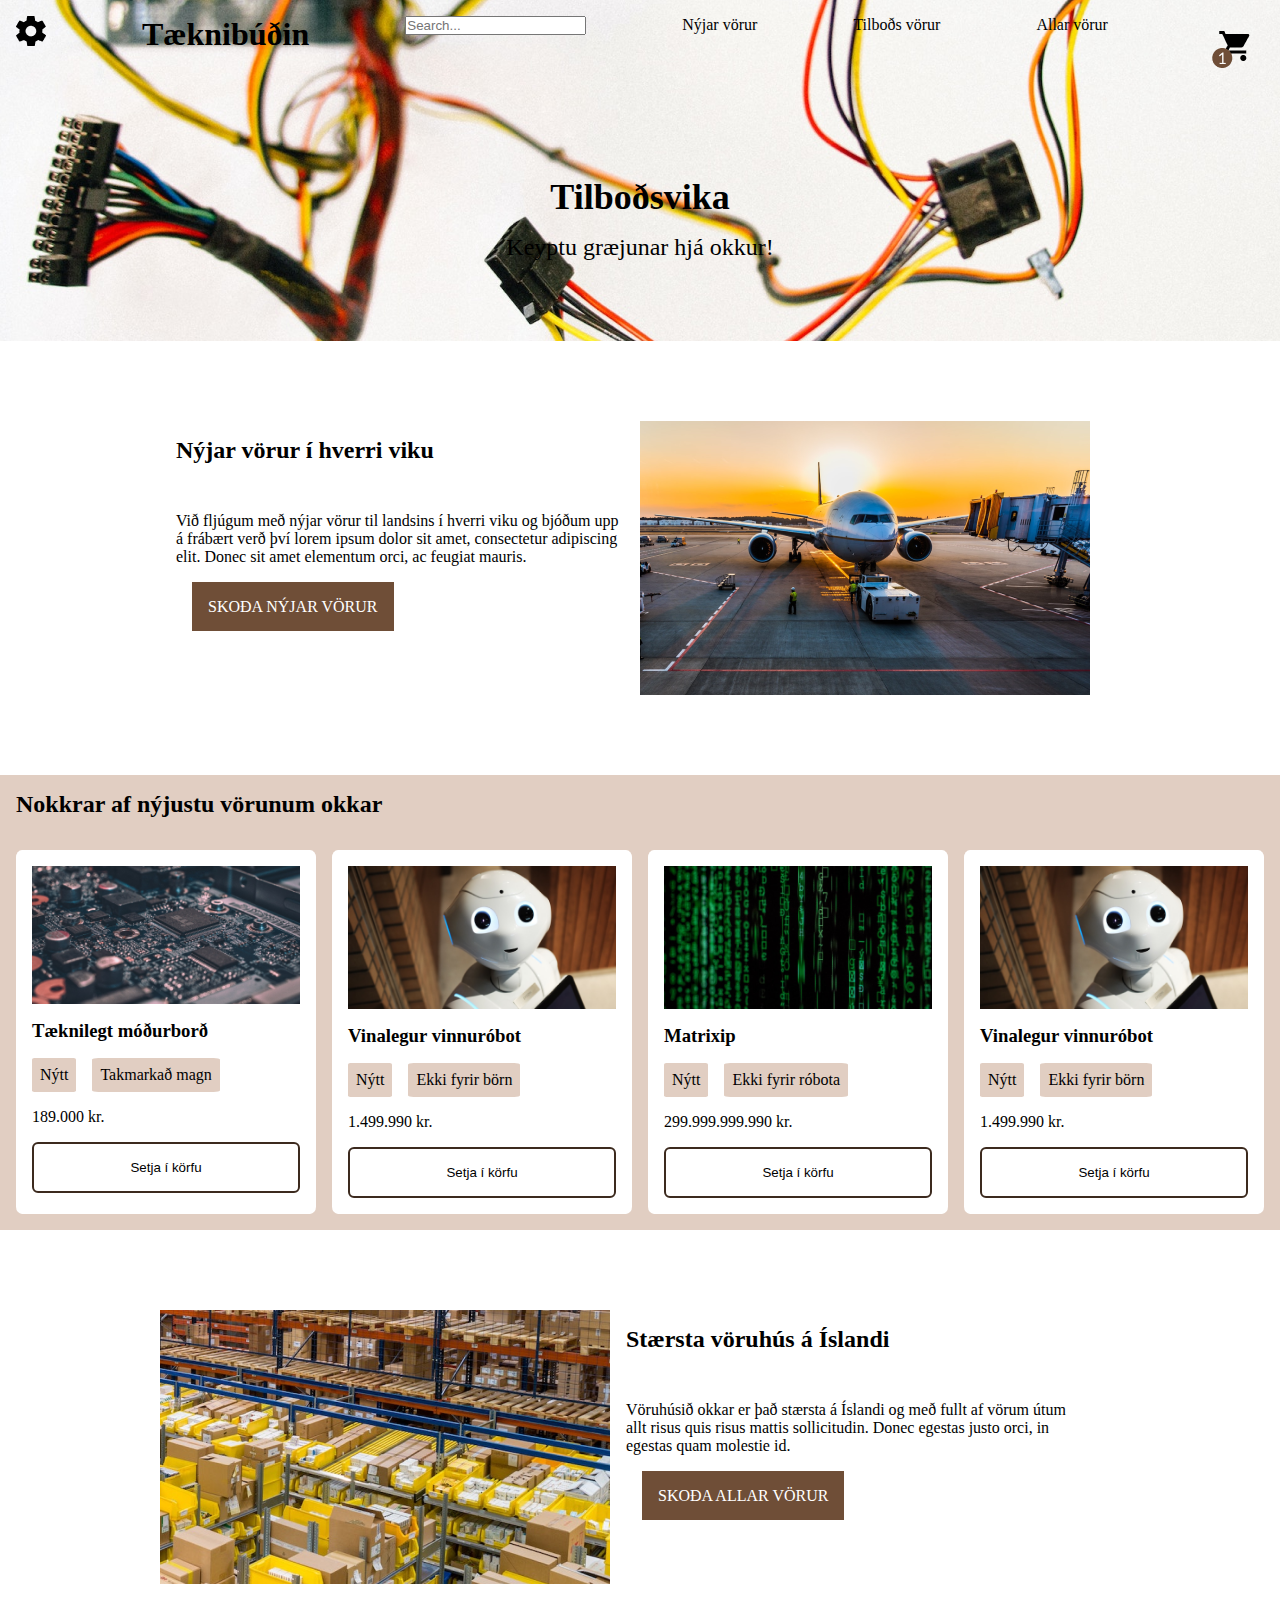
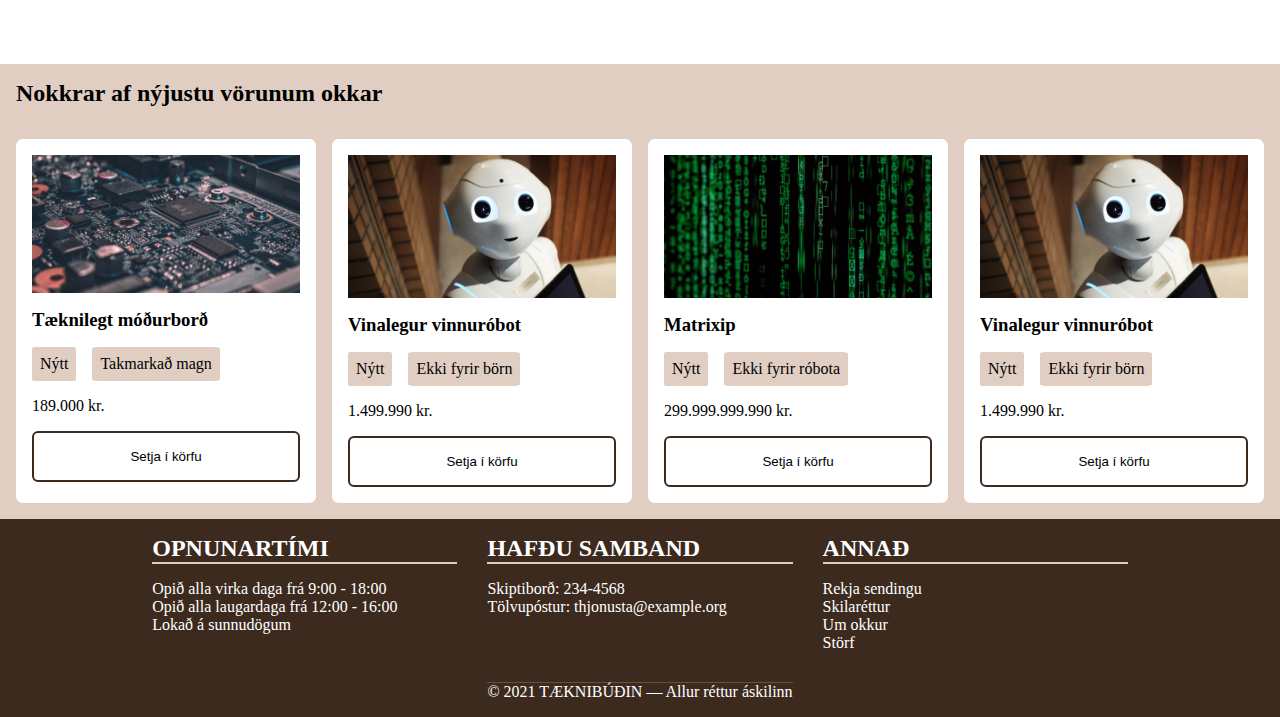
<file: index.html>
<!DOCTYPE html>
<html lang="en">
  <head>
    <meta charset="UTF-8" />
    <meta name="viewport" content="width=device-width, initial-scale=1.0" />
    <link rel="stylesheet" href="styles.css" />
    <title>Tæknibúðin</title>
  </head>

  <body>
    <header>
      <div class="forsida-header">
        <div class="header">
          <ul>
            <li><img src="myndir/Logo.png" alt="" /></li>
            <li><h1>Tæknibúðin</h1></li>
            <li>
              <form id="form" class="input">
                <input
                  type="search"
                  id="query"
                  name="q"
                  placeholder="Search..."
                />
              </form>
            </li>
            <li>Nýjar vörur</li>
            <li>Tilboðs vörur</li>
            <li>Allar vörur</li>
            <li><img src="myndir/Cart.png" alt="vörukerra" class="icon" /></li>
          </ul>
        </div>
        <div class="forsida">
          <h2>Tilboðsvika</h2>
          <p>Keyptu græjunar hjá okkur!</p>
        </div>
      </div>
    </header>
    <div class="main">
      <div class="boxes">
        <div class="box">
          <div class="texti">
            <h2>Nýjar vörur í hverri viku</h2>
            <p>
              Við fljúgum með nýjar vörur til landsins í hverri viku og bjóðum
              upp á frábært verð því lorem ipsum dolor sit amet, consectetur
              adipiscing elit. Donec sit amet elementum orci, ac feugiat mauris.
            </p>
            <a href="">SKOÐA NÝJAR VÖRUR</a>
          </div>
          <img
            src="myndir/voo-qqq-RSYBi_1fhfM-unsplash 1.png"
            alt="mynd af flugvel á flugvelli"
          />
        </div>
        <div class="cards">
          <h2>Nokkrar af nýjustu vörunum okkar</h2>
          <div class="card">
            <h3>Tæknilegt móðurborð</h3>
            <div class="tags">
              <p>Nýtt</p>
              <p>Takmarkað magn</p>
            </div>
            <p class="verd">189.000 kr.</p>
            <button>Setja í körfu</button>
            <img
              src="myndir/alexandre-debieve-FO7JIlwjOtU-unsplash 1.png"
              alt="mynd af móðurborði"
            />
          </div>
          <div class="card">
            <h3>Vinalegur vinnuróbot</h3>
            <div class="tags">
              <p>Nýtt</p>
              <p>Ekki fyrir börn</p>
            </div>
            <p class="verd">1.499.990 kr.</p>
            <button>Setja í körfu</button>
            <img
              src="myndir/alex-knight-2EJCSULRwC8-unsplash 1.png"
              alt="mynd af vinalegum róbot"
            />
          </div>
          <div class="card">
            <h3>Matrixip</h3>
            <div class="tags">
              <p>Nýtt</p>
              <p>Ekki fyrir róbota</p>
            </div>
            <p class="verd">299.999.999.990 kr.</p>
            <button>Setja í körfu</button>
            <img
              src="myndir/markus-spiske-iar-afB0QQw-unsplash 1.png"
              alt="mynd af tölum og bókstöfum"
            />
          </div>
          <div class="card">
            <h3>Vinalegur vinnuróbot</h3>
            <div class="tags">
              <p>Nýtt</p>
              <p>Ekki fyrir börn</p>
            </div>
            <p class="verd">1.499.990 kr.</p>
            <button>Setja í körfu</button>
            <img
              src="myndir/alex-knight-2EJCSULRwC8-unsplash 1.png"
              alt="mynd af vinalegum róbot"
            />
          </div>
        </div>
        <div class="box">
          <img
            src="myndir/adrian-sulyok-sczNLg6rrhQ-unsplash 1.png"
            alt="mynd af risastóru vöruhúsi"
          />
          <div class="texti">
            <h2>Stærsta vöruhús á Íslandi</h2>
            <p>
              Vöruhúsið okkar er það stærsta á Íslandi og með fullt af vörum
              útum allt risus quis risus mattis sollicitudin. Donec egestas
              justo orci, in egestas quam molestie id.
            </p>
            <a href="">SKOÐA ALLAR VÖRUR</a>
          </div>
        </div>
        <div class="cards">
          <h2>Nokkrar af nýjustu vörunum okkar</h2>
          <div class="card">
            <h3>Tæknilegt móðurborð</h3>
            <div class="tags">
              <p>Nýtt</p>
              <p>Takmarkað magn</p>
            </div>
            <p class="verd">189.000 kr.</p>
            <button>Setja í körfu</button>
            <img
              src="myndir/alexandre-debieve-FO7JIlwjOtU-unsplash 1.png"
              alt="mynd af móðurborði"
            />
          </div>
          <div class="card">
            <h3>Vinalegur vinnuróbot</h3>
            <div class="tags">
              <p>Nýtt</p>
              <p>Ekki fyrir börn</p>
            </div>
            <p class="verd">1.499.990 kr.</p>
            <button>Setja í körfu</button>
            <img
              src="myndir/alex-knight-2EJCSULRwC8-unsplash 1.png"
              alt="mynd af vinalegum róbot"
            />
          </div>
          <div class="card">
            <h3>Matrixip</h3>
            <div class="tags">
              <p>Nýtt</p>
              <p>Ekki fyrir róbota</p>
            </div>
            <p class="verd">299.999.999.990 kr.</p>
            <button>Setja í körfu</button>
            <img
              src="myndir/markus-spiske-iar-afB0QQw-unsplash 1.png"
              alt="mynd af tölum og bókstöfum"
            />
          </div>
          <div class="card">
            <h3>Vinalegur vinnuróbot</h3>
            <div class="tags">
              <p>Nýtt</p>
              <p>Ekki fyrir börn</p>
            </div>
            <p class="verd">1.499.990 kr.</p>
            <button>Setja í körfu</button>
            <img
              src="myndir/alex-knight-2EJCSULRwC8-unsplash 1.png"
              alt="mynd af vinalegum róbot"
            />
          </div>
        </div>
      </div>
    </div>

    <footer class="footer">
      <div class="content">
        <section>
          <h2>Opnunartími</h2>
          <ul>
            <li>Opið alla virka daga frá 9:00 - 18:00</li>
            <li>Opið alla laugardaga frá 12:00 - 16:00</li>
            <li>Lokað á sunnudögum</li>
          </ul>
        </section>
        <section>
          <h2>Hafðu samband</h2>
          <ul>
            <li><a href="tel:2344568">Skiptiborð: 234-4568</a></li>
            <li>
              <a href="mailto:thjonusta@example.org"
                >Tölvupóstur: thjonusta@example.org</a
              >
            </li>
          </ul>
        </section>
        <section>
          <h2>Annað</h2>
          <ul>
            <li><a href="index.html">Rekja sendingu</a></li>
            <li><a href="index.html">Skilaréttur</a></li>
            <li><a href="um.html">Um okkur</a></li>
            <li><a href="index.html">Störf</a></li>
          </ul>
        </section>
        <section class="copy-right">
          <p>© 2021 TÆKNIBÚÐIN — Allur réttur áskilinn</p>
        </section>
      </div>
    </footer>
  </body>
</html>
</file>
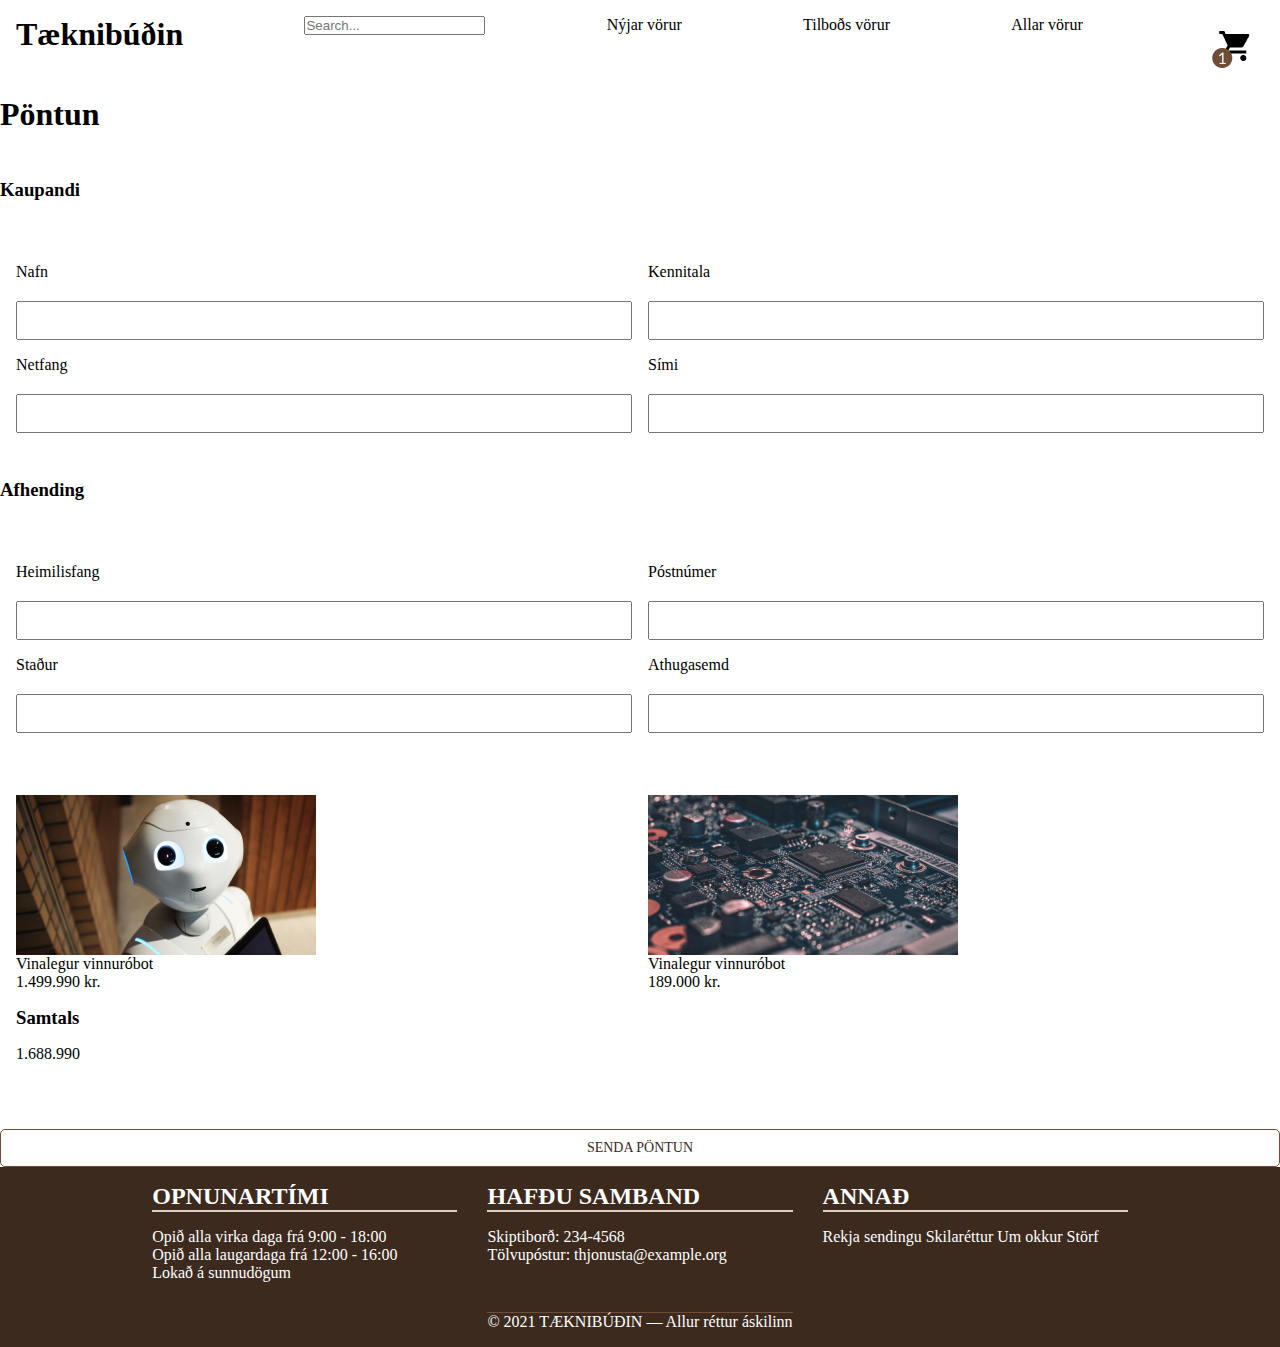
<file: sidur/pontun.html>
<html lang="en">
  <head>
    <meta charset="UTF-8" />
    <meta name="viewport" content="width=device-width, initial-scale=1.0" />
    <link rel="stylesheet" href="../styles.css" />
    <title>Tæknibúðin</title>
  </head>

  <body>
    <header>
      <div class="header">
        <ul>
          <li><h1>Tæknibúðin</h1></li>
          <li>
            <form id="form">
              <input
                type="search"
                id="query"
                name="q"
                placeholder="Search..."
              />
            </form>
          </li>
          <li>Nýjar vörur</li>
          <li>Tilboðs vörur</li>
          <li>Allar vörur</li>
          <li><img src="/myndir/Cart.png" alt="" /></li>
        </ul>
      </div>
    </header>
    <div class="main">
      <h1>Pöntun</h1>
      <h3>Kaupandi</h3>
      <div class="boxess">
        <div class="boxs">
          <label>Nafn</label>
          <input type="text" class="form" id="nafn" />
        </div>
        <div class="boxs">
          <label>Kennitala</label>
          <input type="text" class="form" id="nafn" />
        </div>
        <div class="boxs">
          <label>Netfang</label>
          <input type="text" class="form" id="nafn" />
        </div>
        <div class="boxs">
          <label>Sími</label>
          <input type="text" class="form" id="nafn" />
        </div>
      </div>
      <h3>Afhending</h3>
      <div class="boxess">
        <div class="boxs">
          <label>Heimilisfang</label>
          <input type="text" class="form" id="nafn" />
        </div>
        <div class="boxs">
          <label>Póstnúmer</label>
          <input type="text" class="form" id="nafn" />
        </div>
        <div class="boxs">
          <label>Staður</label>
          <input type="text" class="form" id="nafn" />
        </div>
        <div class="boxs">
          <label>Athugasemd</label>
          <input type="text" class="form" id="nafn" />
        </div>
      </div>
      <div class="boxesmynd">
        <div class="boxmynd">
          <img
            src="/myndir/alex-knight-2EJCSULRwC8-unsplash 1.png"
            alt="mynd af vinalegum róbot"
          />
          <p>Vinalegur vinnuróbot</p>
          <p class="verd">1.499.990 kr.</p>
        </div>
        <div class="boxmynd">
          <img
            src="/myndir/alexandre-debieve-FO7JIlwjOtU-unsplash 1.png"
            alt="mynd af móðurborði"
          />
          <p>Vinalegur vinnuróbot</p>
          <p class="verd">189.000 kr.</p>
        </div>
        <div class="box">
          <h3>Samtals</h3>
          <p class="Samtalsverd">1.688.990</p>
        </div>
      </div>
      <a class="takki">SENDA PÖNTUN</a>
    </div>
    <footer class="footer">
      <div class="content">
        <section>
          <h2>Opnunartími</h2>
          <ul>
            <li>Opið alla virka daga frá 9:00 - 18:00</li>
            <li>Opið alla laugardaga frá 12:00 - 16:00</li>
            <li>Lokað á sunnudögum</li>
          </ul>
        </section>
        <section>
          <h2>Hafðu samband</h2>
          <ul>
            <li><a href="tel:2344568">Skiptiborð: 234-4568</a></li>
            <li>
              <a href="mailto:thjonusta@example.org"
                >Tölvupóstur: thjonusta@example.org</a
              >
            </li>
          </ul>
        </section>
        <section>
          <h2>Annað</h2>
          <a href="index.html">Rekja sendingu</a>
          <a href="index.html">Skilaréttur</a>
          <a href="um.html">Um okkur</a>
          <a href="index.html">Störf</a>
        </section>
        <section class="copy-right">
          <p>© 2021 TÆKNIBÚÐIN — Allur réttur áskilinn</p>
        </section>
      </div>
    </footer>
  </body>
</html>
</file>
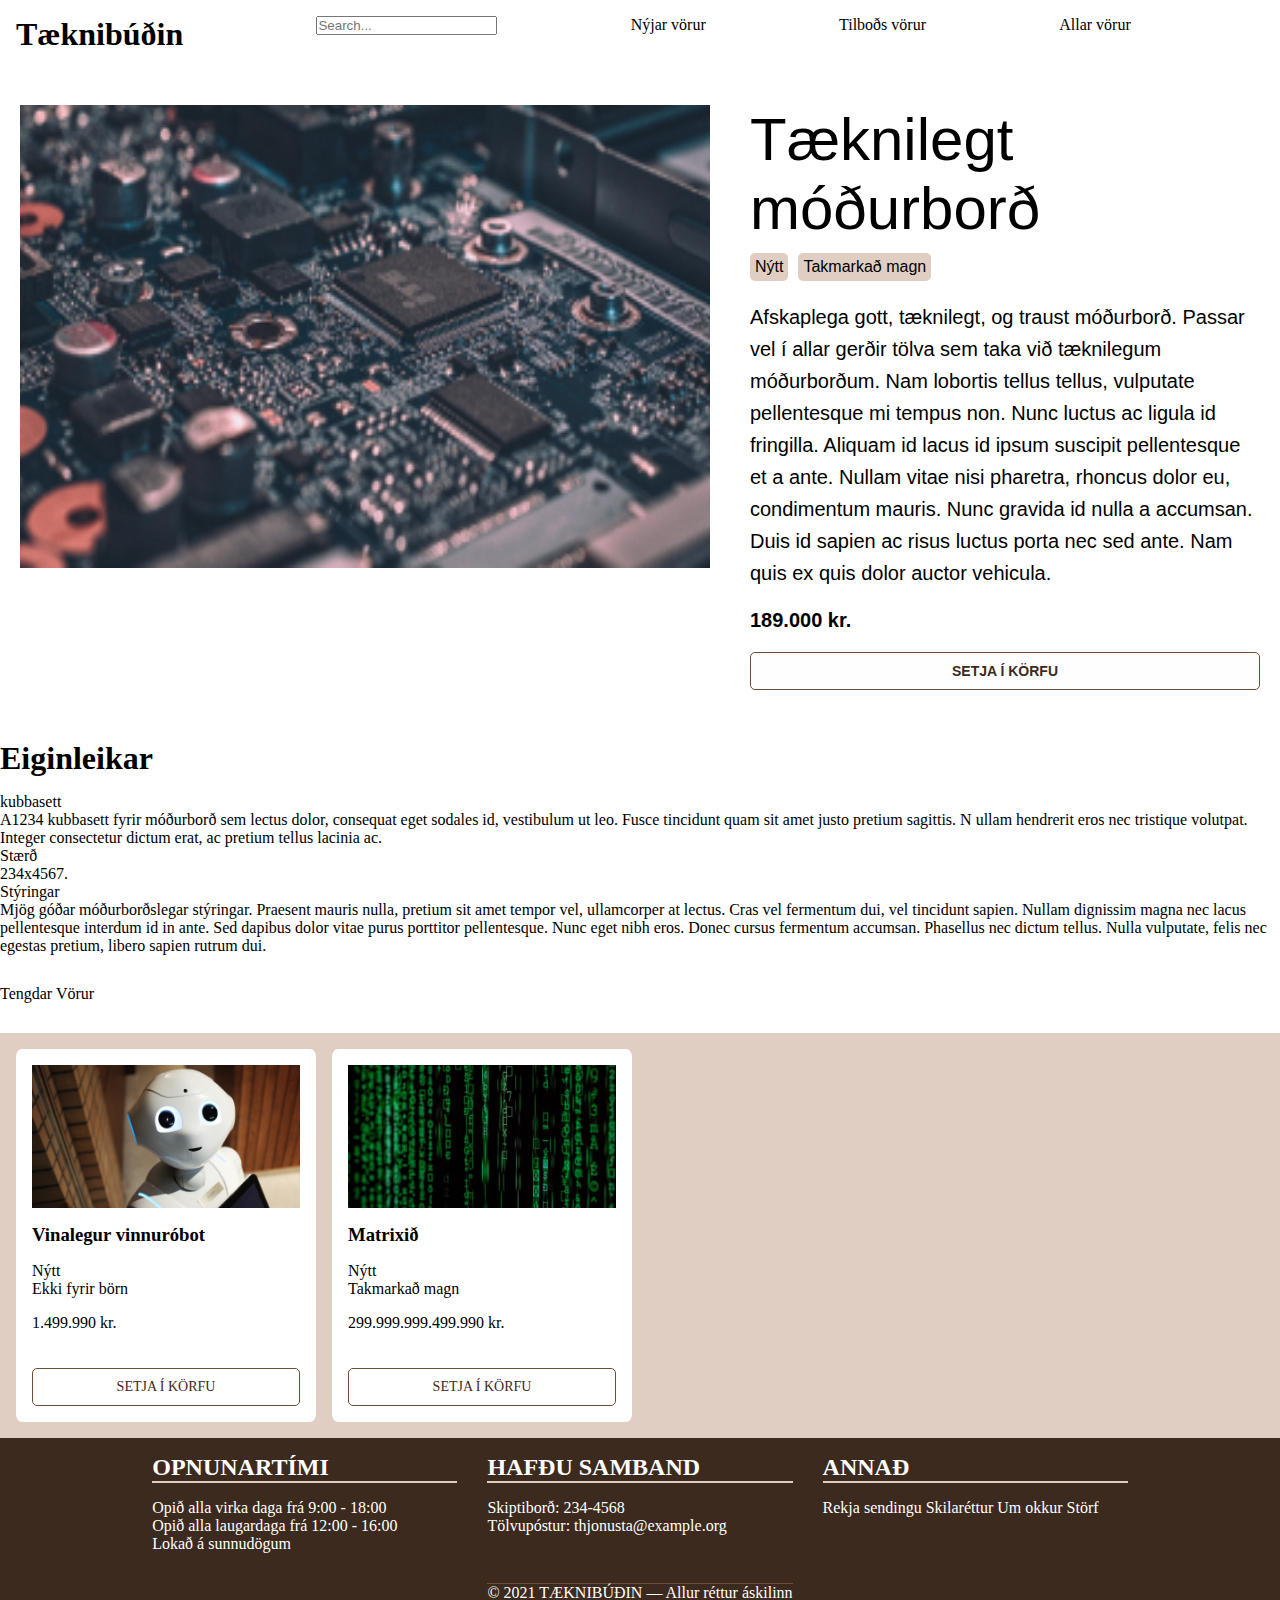
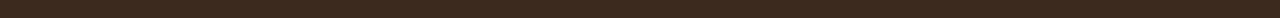
<file: sidur/vara.html>
<html lang="en">
  <head>
    <meta charset="UTF-8" />
    <meta name="viewport" content="width=device-width, initial-scale=1.0" />
    <link rel="stylesheet" href="../styles.css"/>
    <title>Tæknibúðin</title>
  </head>

  <body>
    <header>
      <div class="header">
        <ul>
          <li><h1>Tæknibúðin</h1></li>
          <li>
            <form id="form">
              <input
                type="search"
                id="query"
                name="q"
                placeholder="Search..."
              />
            </form>
          </li>
          <li>Nýjar vörur</li>
          <li>Tilboðs vörur</li>
          <li>Allar vörur</li>
          <li><a href="/myndir/Cart.png"></a></li>
        </ul>
    </div>
    </header>
    <div class="main">
      <div class="vara">
        <img
          class="varamynd"
          src="../myndir/alexandre-debieve-FO7JIlwjOtU-unsplash 1.png"
          alt="mynd af móðurborði"
        />

        <div class="varaatriði">
          <h1 class="varatitill">Tæknilegt móðurborð</h1>
          <div class="taggs">
            <p class="tagg">Nýtt</p>
            <p class="tagg">Takmarkað magn</p>
          </div>

          <p class="varatexti">
            Afskaplega gott, tæknilegt, og traust móðurborð. Passar vel í allar
            gerðir tölva sem taka við tæknilegum móðurborðum. Nam lobortis
            tellus tellus, vulputate pellentesque mi tempus non. Nunc luctus ac
            ligula id fringilla. Aliquam id lacus id ipsum suscipit pellentesque
            et a ante. Nullam vitae nisi pharetra, rhoncus dolor eu, condimentum
            mauris. Nunc gravida id nulla a accumsan. Duis id sapien ac risus
            luctus porta nec sed ante. Nam quis ex quis dolor auctor vehicula.
          </p>
          <p class="verd">189.000 kr.</p>
          <a class="varatakki">SETJA Í KÖRFU</a>
        </div>
      </div>
      <div class="varaeiginleiki">
        <h1>Eiginleikar</h1>
        <div class="eiginleikitexti">
          <div class="titill">kubbasett</div>
          <p>
            A1234 kubbasett fyrir móðurborð sem lectus dolor, consequat eget
            sodales id, vestibulum ut leo. Fusce tincidunt quam sit amet justo
            pretium sagittis. N ullam hendrerit eros nec tristique volutpat.
            Integer consectetur dictum erat, ac pretium tellus lacinia ac.
          </p>
        </div>
        <div class="eiginleikitexti">
          <div class="titill">Stærð</div>
          <p>234x4567.</p>
        </div>
        <div class="titill">Stýringar</div>
        <p>
          Mjög góðar móðurborðslegar stýringar. Praesent mauris nulla, pretium
          sit amet tempor vel, ullamcorper at lectus. Cras vel fermentum dui,
          vel tincidunt sapien. Nullam dignissim magna nec lacus pellentesque
          interdum id in ante. Sed dapibus dolor vitae purus porttitor
          pellentesque. Nunc eget nibh eros. Donec cursus fermentum accumsan.
          Phasellus nec dictum tellus. Nulla vulputate, felis nec egestas
          pretium, libero sapien rutrum dui.
        </p>
      </div>
      <p>Tengdar Vörur</p>
      <div class="cards">
        <div class="card">
          <h3>Vinalegur vinnuróbot</h3>
          <p>Nýtt</p>
          <p>Ekki fyrir börn</p>
          <p class="verd">1.499.990 kr.</p>
          <a class="takki">SETJA Í KÖRFU</a>
          <img
            src="/myndir/alex-knight-2EJCSULRwC8-unsplash 1.png"
            alt="mynd af vinalegum róbot"
          />
        </div>
        <div class="card">
          <h3>Matrixið</h3>
          <p>Nýtt</p>
          <p>Takmarkað magn</p>
          <p class="verd">299.999.999.499.990 kr.</p>
          <a class="takki">SETJA Í KÖRFU</a>
          <img
            src="/myndir/markus-spiske-iar-afB0QQw-unsplash 1.png"
            alt="mynd af tölum og bókstöfum"
          />
        </div>
      </div>
    </div>

    <footer class="footer">
      <div class="content">
        <section>
          <h2>Opnunartími</h2>
          <ul>
            <li>Opið alla virka daga frá 9:00 - 18:00</li>
            <li>Opið alla laugardaga frá 12:00 - 16:00</li>
            <li>Lokað á sunnudögum</li>
          </ul>
        </section>
        <section>
          <h2>Hafðu samband</h2>
          <ul>
            <li><a href="tel:2344568">Skiptiborð: 234-4568</a></li>
            <li>
              <a href="mailto:thjonusta@example.org"
                >Tölvupóstur: thjonusta@example.org</a
              >
            </li>
          </ul>
        </section>
        <section>
          <h2>Annað</h2>
          <a href="index.html">Rekja sendingu</a>
          <a href="index.html">Skilaréttur</a>
          <a href="um.html">Um okkur</a>
          <a href="index.html">Störf</a>
        </section>
        <section class="copy-right">
          <p>© 2021 TÆKNIBÚÐIN — Allur réttur áskilinn</p>
        </section>
      </div>
    </footer>
  </body>
</html>
</file>
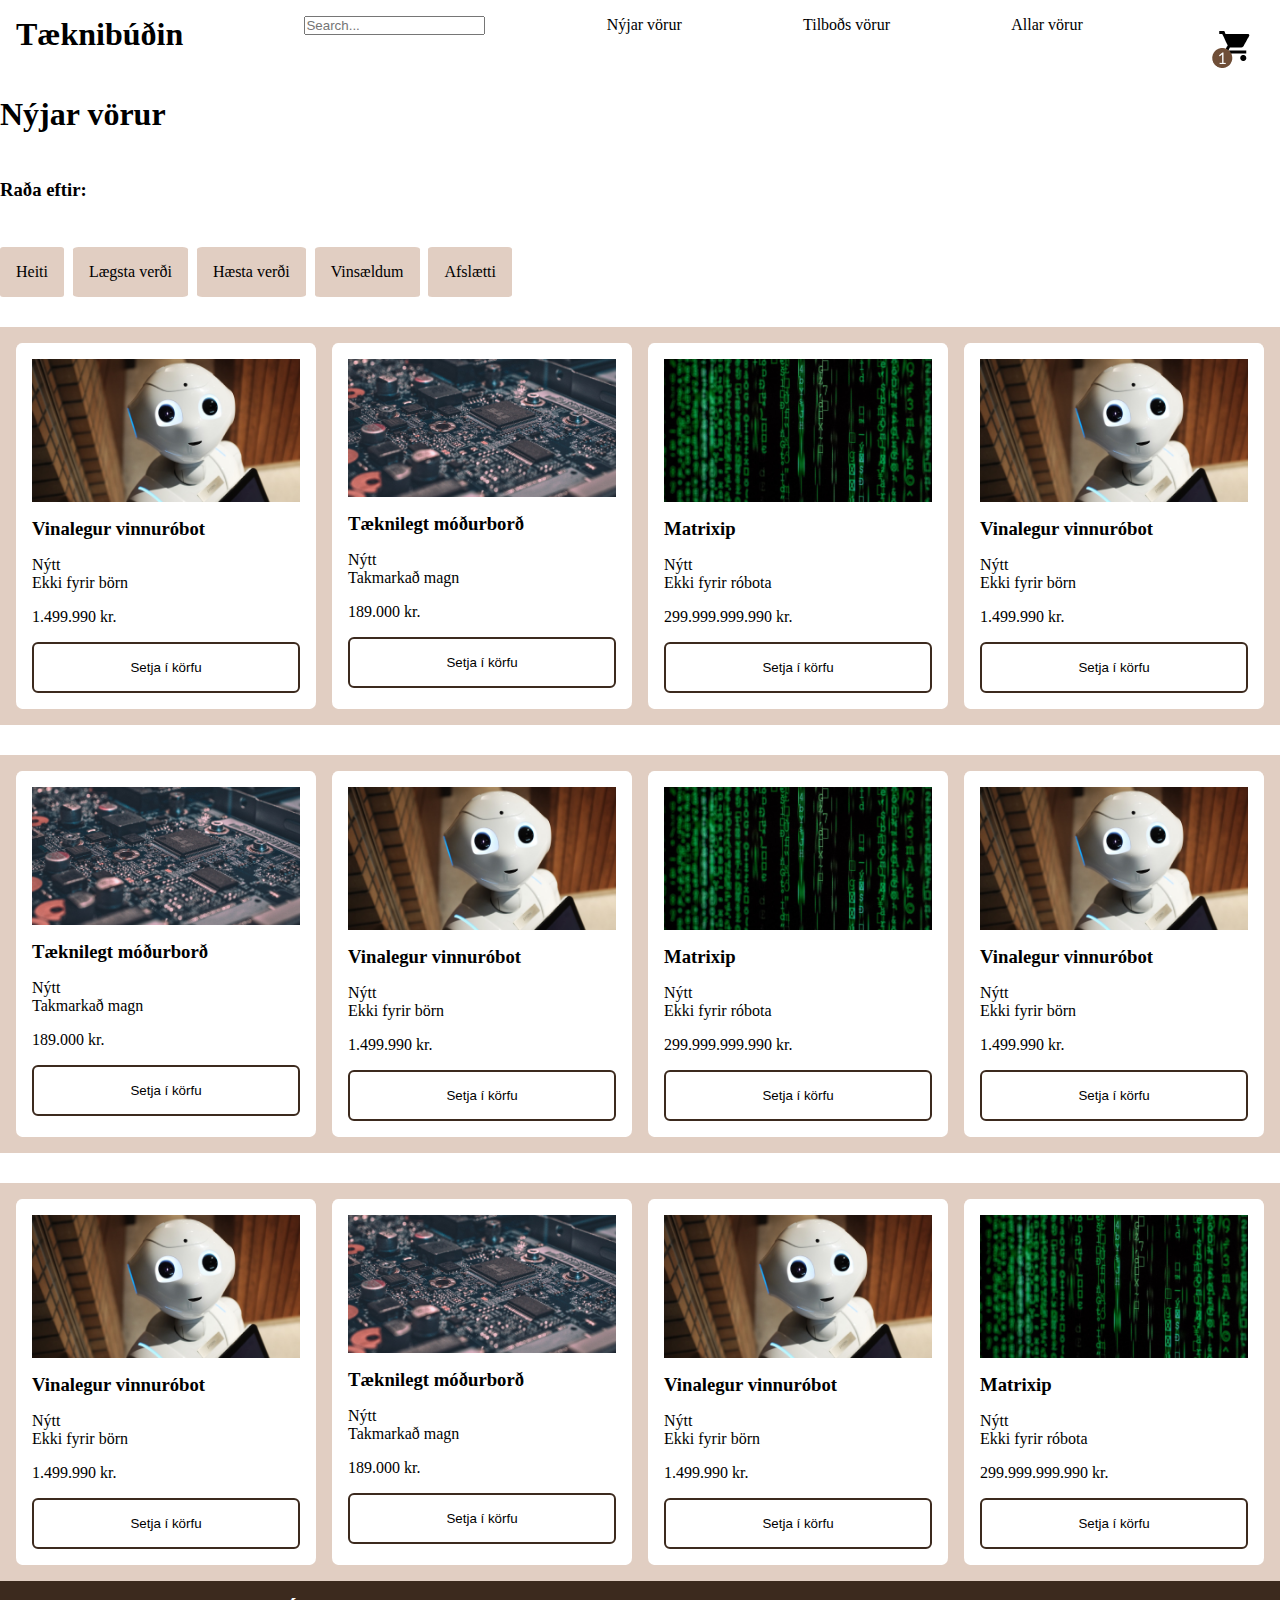
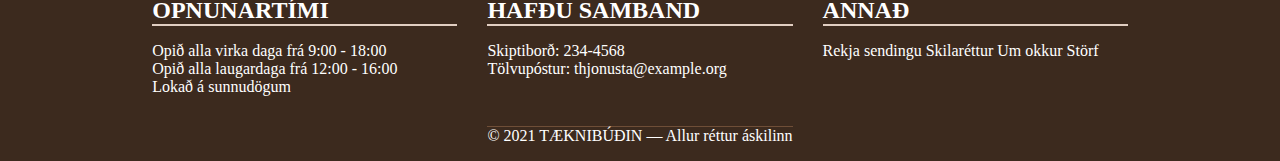
<file: sidur/vorulisti.html>
<html lang="en">
  <head>
    <meta charset="UTF-8" />
    <meta name="viewport" content="width=device-width, initial-scale=1.0" />
    <link rel="stylesheet" href="../styles.css" />
    <title>Tæknibúðin</title>
  </head>

  <body>
    <header>
      <div class="header">
        <ul>
          <li><h1>Tæknibúðin</h1></li>
          <li>
            <form id="form">
              <input
                type="search"
                id="query"
                name="q"
                placeholder="Search..."
              />
            </form>
          </li>
          <li>Nýjar vörur</li>
          <li>Tilboðs vörur</li>
          <li>Allar vörur</li>
          <li><img src="/myndir/Cart.png" alt=""></li>
        </ul>
      </div>
    </header>
    <div class="main">
      <h1>Nýjar vörur</h1>
      <h3>Raða eftir:</h3>
      <ul>
        <li>Heiti</li>
        <li>Lægsta verði</li>
        <li>Hæsta verði</li>
        <li>Vinsældum</li>
        <li>Afslætti</li>
      </ul>
      <div class="cards">
        <div class="card">
          <h3>Vinalegur vinnuróbot</h3>
          <p>Nýtt</p>
          <p>Ekki fyrir börn</p>
          <p class="verd">1.499.990 kr.</p>
          <button>Setja í körfu</button>
          <img
            src="/myndir/alex-knight-2EJCSULRwC8-unsplash 1.png"
            alt="mynd af vinalegum róbot"
          />
        </div>
        <div class="card">
          <h3>Tæknilegt móðurborð</h3>
          <p>Nýtt</p>
          <p>Takmarkað magn</p>
          <p class="verd">189.000 kr.</p>
          <button>Setja í körfu</button>
          <img
            src="/myndir/alexandre-debieve-FO7JIlwjOtU-unsplash 1.png"
            alt="mynd af móðurborði"
          />
        </div>
        <div class="card">
          <h3>Matrixip</h3>
          <p>Nýtt</p>
          <p>Ekki fyrir róbota</p>
          <p class="verd">299.999.999.990 kr.</p>
          <button>Setja í körfu</button>
          <img
            src="/myndir/markus-spiske-iar-afB0QQw-unsplash 1.png"
            alt="mynd af tölum og bókstöfum"
          />
        </div>
        <div class="card">
          <h3>Vinalegur vinnuróbot</h3>
          <p>Nýtt</p>
          <p>Ekki fyrir börn</p>
          <p class="verd">1.499.990 kr.</p>
          <button>Setja í körfu</button>
          <img
            src="/myndir/alex-knight-2EJCSULRwC8-unsplash 1.png"
            alt="mynd af vinalegum róbot"
          />
        </div>
      </div>
      <div class="cards">
        <div class="card">
          <h3>Tæknilegt móðurborð</h3>
          <p>Nýtt</p>
          <p>Takmarkað magn</p>
          <p class="verd">189.000 kr.</p>
          <button>Setja í körfu</button>
          <img
            src="/myndir/alexandre-debieve-FO7JIlwjOtU-unsplash 1.png"
            alt="mynd af móðurborði"
          />
        </div>
        <div class="card">
          <h3>Vinalegur vinnuróbot</h3>
          <p>Nýtt</p>
          <p>Ekki fyrir börn</p>
          <p class="verd">1.499.990 kr.</p>
          <button>Setja í körfu</button>
          <img
            src="/myndir/alex-knight-2EJCSULRwC8-unsplash 1.png"
            alt="mynd af vinalegum róbot"
          />
        </div>
        <div class="card">
          <h3>Matrixip</h3>
          <p>Nýtt</p>
          <p>Ekki fyrir róbota</p>
          <p class="verd">299.999.999.990 kr.</p>
          <button>Setja í körfu</button>
          <img
            src="/myndir/markus-spiske-iar-afB0QQw-unsplash 1.png "
            alt="mynd af tölum og bókstöfum"
          />
        </div>
        <div class="card">
          <h3>Vinalegur vinnuróbot</h3>
          <p>Nýtt</p>
          <p>Ekki fyrir börn</p>
          <p class="verd">1.499.990 kr.</p>
          <button>Setja í körfu</button>
          <img
            src="/myndir/alex-knight-2EJCSULRwC8-unsplash 1.png"
            alt="mynd af vinalegum róbot"
          />
        </div>
      </div>
      <div class="cards">
        <div class="card">
          <h3>Vinalegur vinnuróbot</h3>
          <p>Nýtt</p>
          <p>Ekki fyrir börn</p>
          <p class="verd">1.499.990 kr.</p>
          <button>Setja í körfu</button>
          <img
            src="/myndir/alex-knight-2EJCSULRwC8-unsplash 1.png"
            alt="mynd af vinalegum róbot"
          />
        </div>
        <div class="card">
          <h3>Tæknilegt móðurborð</h3>
          <p>Nýtt</p>
          <p>Takmarkað magn</p>
          <p class="verd">189.000 kr.</p>
          <button>Setja í körfu</button>
          <img
            src="/myndir/alexandre-debieve-FO7JIlwjOtU-unsplash 1.png"
            alt="mynd af móðurborði"
          />
        </div>
        <div class="card">
          <h3>Vinalegur vinnuróbot</h3>
          <p>Nýtt</p>
          <p>Ekki fyrir börn</p>
          <p class="verd">1.499.990 kr.</p>
          <button>Setja í körfu</button>
          <img
            src="/myndir/alex-knight-2EJCSULRwC8-unsplash 1.png"
            alt="mynd af vinalegum róbot"
          />
        </div>
        <div class="card">
          <h3>Matrixip</h3>
          <p>Nýtt</p>
          <p>Ekki fyrir róbota</p>
          <p class="verd">299.999.999.990 kr.</p>
          <button>Setja í körfu</button>
          <img
            src="/myndir/markus-spiske-iar-afB0QQw-unsplash 1.png"
            alt="mynd af tölum og bókstöfum"
          />
        </div>
      </div>
    </div>
    <footer class="footer">
      <div class="content">
        <section>
          <h2>Opnunartími</h2>
          <ul>
            <li>Opið alla virka daga frá 9:00 - 18:00</li>
            <li>Opið alla laugardaga frá 12:00 - 16:00</li>
            <li>Lokað á sunnudögum</li>
          </ul>
        </section>
        <section>
          <h2>Hafðu samband</h2>
          <ul>
            <li><a href="tel:2344568">Skiptiborð: 234-4568</a></li>
            <li>
              <a href="mailto:thjonusta@example.org"
                >Tölvupóstur: thjonusta@example.org</a
              >
            </li>
          </ul>
        </section>
        <section>
          <h2>Annað</h2>
          <a href="index.html">Rekja sendingu</a>
          <a href="index.html">Skilaréttur</a>
          <a href="um.html">Um okkur</a>
          <a href="index.html">Störf</a>
        </section>
        <section class="copy-right">
          <p>© 2021 TÆKNIBÚÐIN — Allur réttur áskilinn</p>
        </section>
      </div>
    </footer>
  </body>
</html>
</file>
<file: styles.css>
* {
  margin: 0;
  padding: 0;
}

html {
  box-sizing: border-box;
}

*,
*:before,
*:after {
  box-sizing: inherit;
}

:root {
  /* Grunn bilið okkar er 1rem == 16px */
  --font-base-body-px: 16px;
  --spacing: 1rem;

  /* Bil á milli „stærri“ eininga (header, efnisbox, footer) */
  --vertical-space: calc(var(--gutter));

  /* Hámarksbreidd á efni */
  --max-width: 1400px;
  --width-offset: calc(100% - (2 * var(--offset)));

  /* Border breiddir */
  --border-small: 1px;
  --border-large: 8px;
  --border-radius: 6px;

  /* Grid stillingar */
  --columns: 12;
  --gutter: 30px;
  --offset: 20px;
}

h1,
h2,
h3 {
  margin-bottom: var(--spacing);
}

a {
  color: inherit;
  background-color: inherit;
  text-decoration: none;
}

img {
  max-width: 100%;
}

.forsida-header{
  background-image: url(myndir/Background.png);
}

.header {
  display: flex;
  flex-wrap: wrap;
}

.header ul{
  display: flex;
  flex-wrap: wrap;
  width: 100%;
  justify-content: space-between;
}

.header ul li{
  list-style: none;
  padding: 1rem;
}

.forsida{
  display: flex;
  flex-direction: column;
  align-items: center;
  padding: 5rem 0;
  font-size: x-large;
}

.main {
  display: grid;
  grid-template-rows: auto;
  grid-template-columns: 100%;
  gap: var(--vertical-space);
}

.main ul{
  display: flex;
  list-style: none;
  width: 40%;
  justify-content: space-between;
}

.main ul li{
  padding: 1rem;
  background-color: #e1cec2;
  border-radius: 5%;
}
.boxes .box {
  display: flex;
  flex-direction: row;
  padding: 5rem 10rem;
}

.boxes .texti {
  width: 50%;
  padding: 1rem;
}

.boxes .texti p {
  padding: 2rem 0;
}

.boxes .box a {
  padding: 1rem;
  background-color: #6f4e37;
  color: white;
  margin: 1rem;
}

.cards {
  display: grid;
  grid-template-columns: repeat(12, 1fr);
  grid-template-rows: auto;
  gap: var(--spacing);
  background-color: #e1cec2;
  padding: var(--spacing);
}

.cards .card {
  grid-column: span 3;
  display: flex;
  flex-wrap: wrap;
  flex-direction: column;
  background-color: white;
  padding: 1rem;
  border-radius: 2%;
}

.cards .card img {
  order: -1;
}

.cards h2 {
  grid-column: span 12;
}

.card .tags {
  display: flex;
  width: fit-content;
  gap: 1rem;
  align-content: space-around;
}

.card .tags p {
  background-color: #e1cec2;
  border-radius: 5%;
  padding: 0.5rem;
}

.card .verd {
  padding: 1rem 0;
}

.card h3 {
  padding-top: 1rem;
}

.card button {
  border: 2px solid #3c2a1e;
  background-color: white;
  padding: 1rem;
  border-radius: 6px;
}

.footer {
  display: grid;

  justify-content: center;

  padding: var(--spacing);
  background-color: #3c2a1e;
  color: white;
}

.footer .content {
  display: grid;
  gap: var(--vertical-space);
  margin: 0 auto;
}
@media (min-width: 500px) {
  .footer .content {
    grid-template-columns: repeat(var(--columns), 1fr);
    grid-template-rows: auto;
  }

  .footer section {
    grid-column-end: span 4;
  }
}

.footer .copy-right {
  border-top: solid 1px #6f4e37;
  grid-column-start: 5;
  width: fit-content;
}

.footer h2 {
  text-transform: uppercase;
  border-bottom: 2px solid #e1cec2;
}

.footer ul {
  list-style: none;
  text-decoration: none;
}


.vara {
  display: flex;
  align-items: flex-start;
  padding: 20px;
}

.vara .varamynd {
  width: 690px;
  height: 463px;
  margin-right: 40px;
}
.vara .varaatriði {
  flex: 1;
  display: flex;
  flex-direction: column;
}
.vara .varaatriði .varatitill {
  font-family: "Lato", sans-serif;
  font-weight: 400;
  font-size: 60px;
  color: black;
  margin-bottom: 10px;
}

.vara .varaatriði .taggs {
  display: flex;
  gap: 10px;
}
.vara .varaatriði .taggs .tagg {
  padding: 5px;
  background-color: #e1cec2;
  border-radius: 5px;
  font-family: "Lato", sans-serif;
  font-weight: 400;
  font-size: 16px;
  color: black;
}
.vara .varaatriði .varatexti {
  font-family: "Lato", sans-serif;
  font-weight: 400;
  font-size: 20px;
  color: black;
  line-height: 32px;
  margin-top: 20px;
}
.vara .varaatriði .verd {
  font-family: "Lato", sans-serif;
  font-weight: 700;
  font-size: 20px;
  color: black;
  margin-top: 20px;
}

.vara .varaatriði .varatakki {
  margin-top: 20px;
  padding: 10px 15px;
  background-color: #fefefe;
  border: 1px solid #6f4e37;
  border-radius: 5px;
  font-family: "Lato", sans-serif;
  font-weight: 700;
  font-size: 14px;
  color: #3c2a1e;
  text-decoration: none;
  text-align: center;
}

.takki {
  margin-top: 20px;
  padding: 10px 15px;

  border: 1px solid #6f4e37;
  border-radius: 5px;

  font-size: 14px;
  color: #3c2a1e;

  text-align: center;
}

.boxess .boxs .input{
  min-width: 100%;
}


.boxess{
  display: grid;
  grid-template-columns: repeat(12, 1fr);
  grid-template-rows: auto;
  gap: var(--spacing);
  
  padding: var(--spacing);
}

.boxess .boxs {
  grid-column: span 6;
  align-content: center;


}


.boxess .boxs .form{
  width: 100%;
  display: flex;
  flex-flow: row;
  margin-top: 20px;
  padding: 10px 15px;
}

.boxesmynd{
  display: grid;
  grid-template-columns: repeat(12, 1fr);
  grid-template-rows: auto;
  gap: var(--spacing);
  padding: var(--spacing);
}

.boxesmynd .boxmynd{
  grid-column: span 6;
}
</file>
